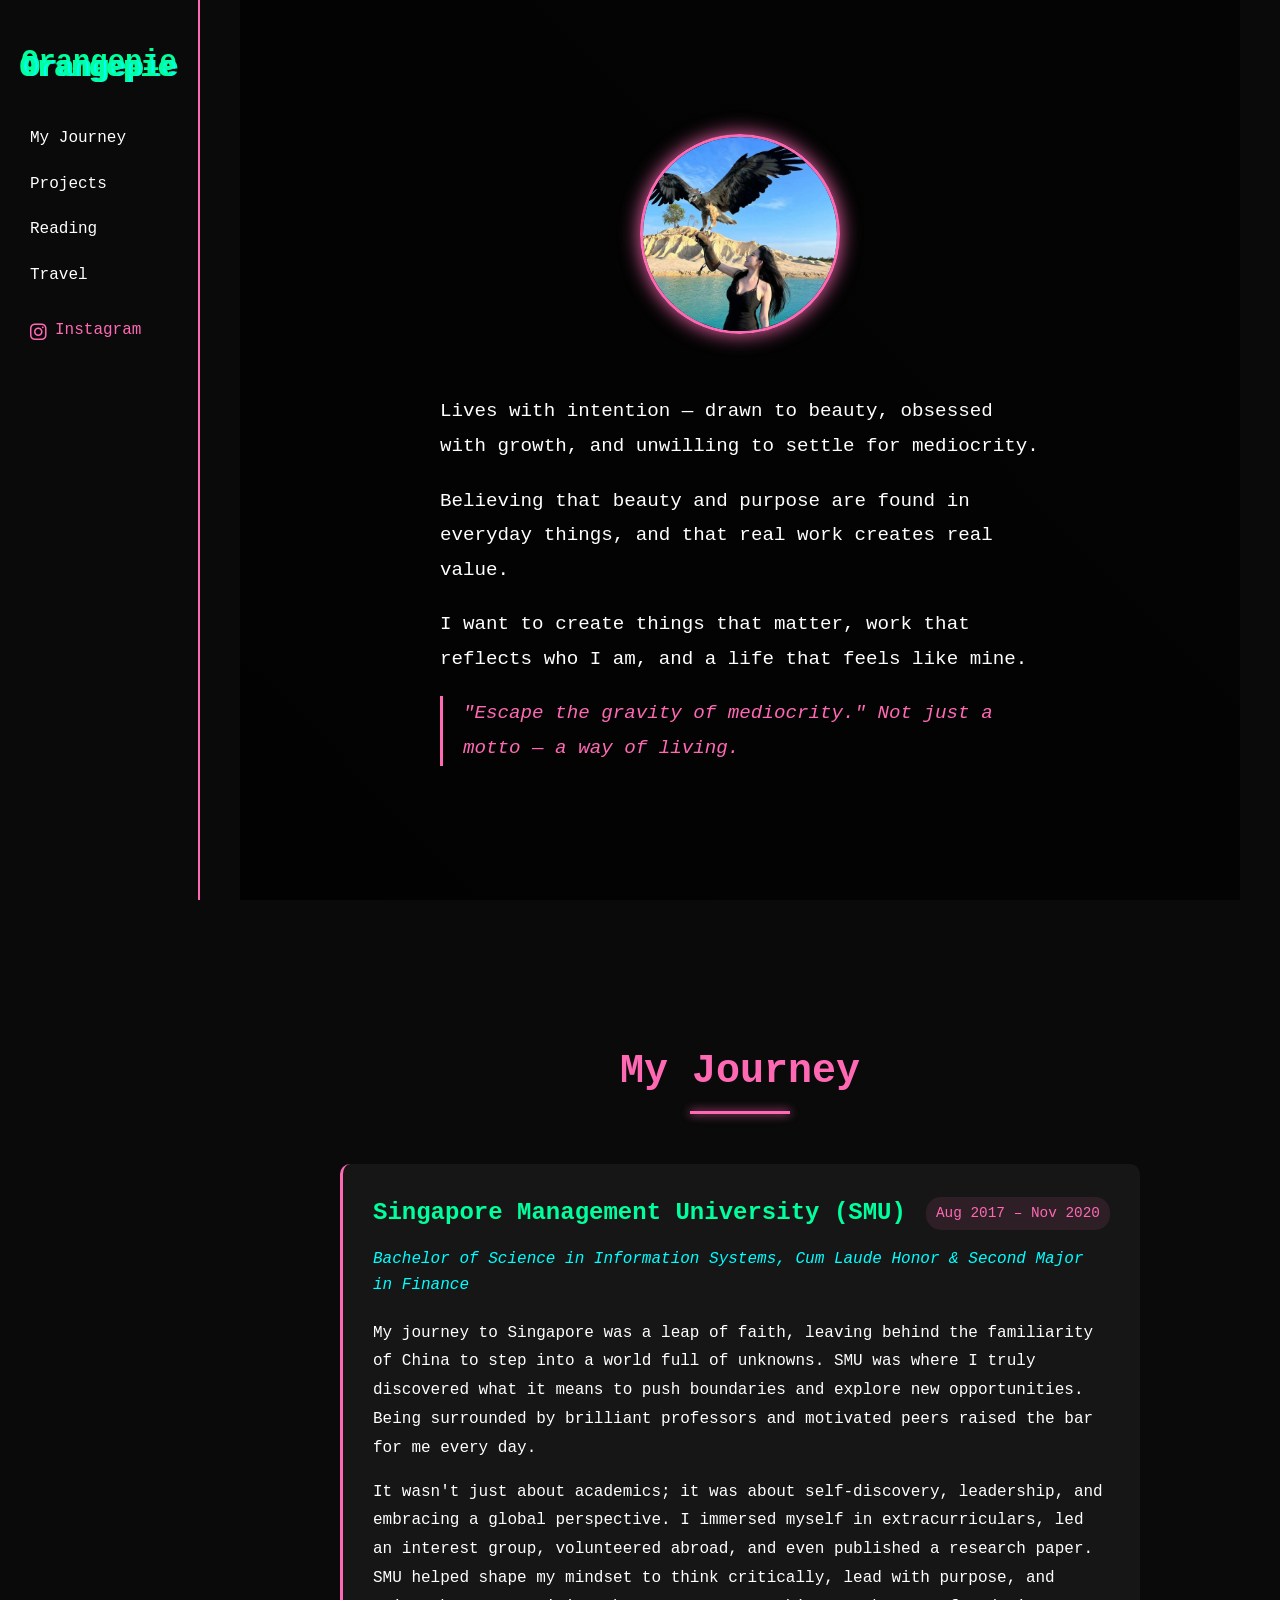
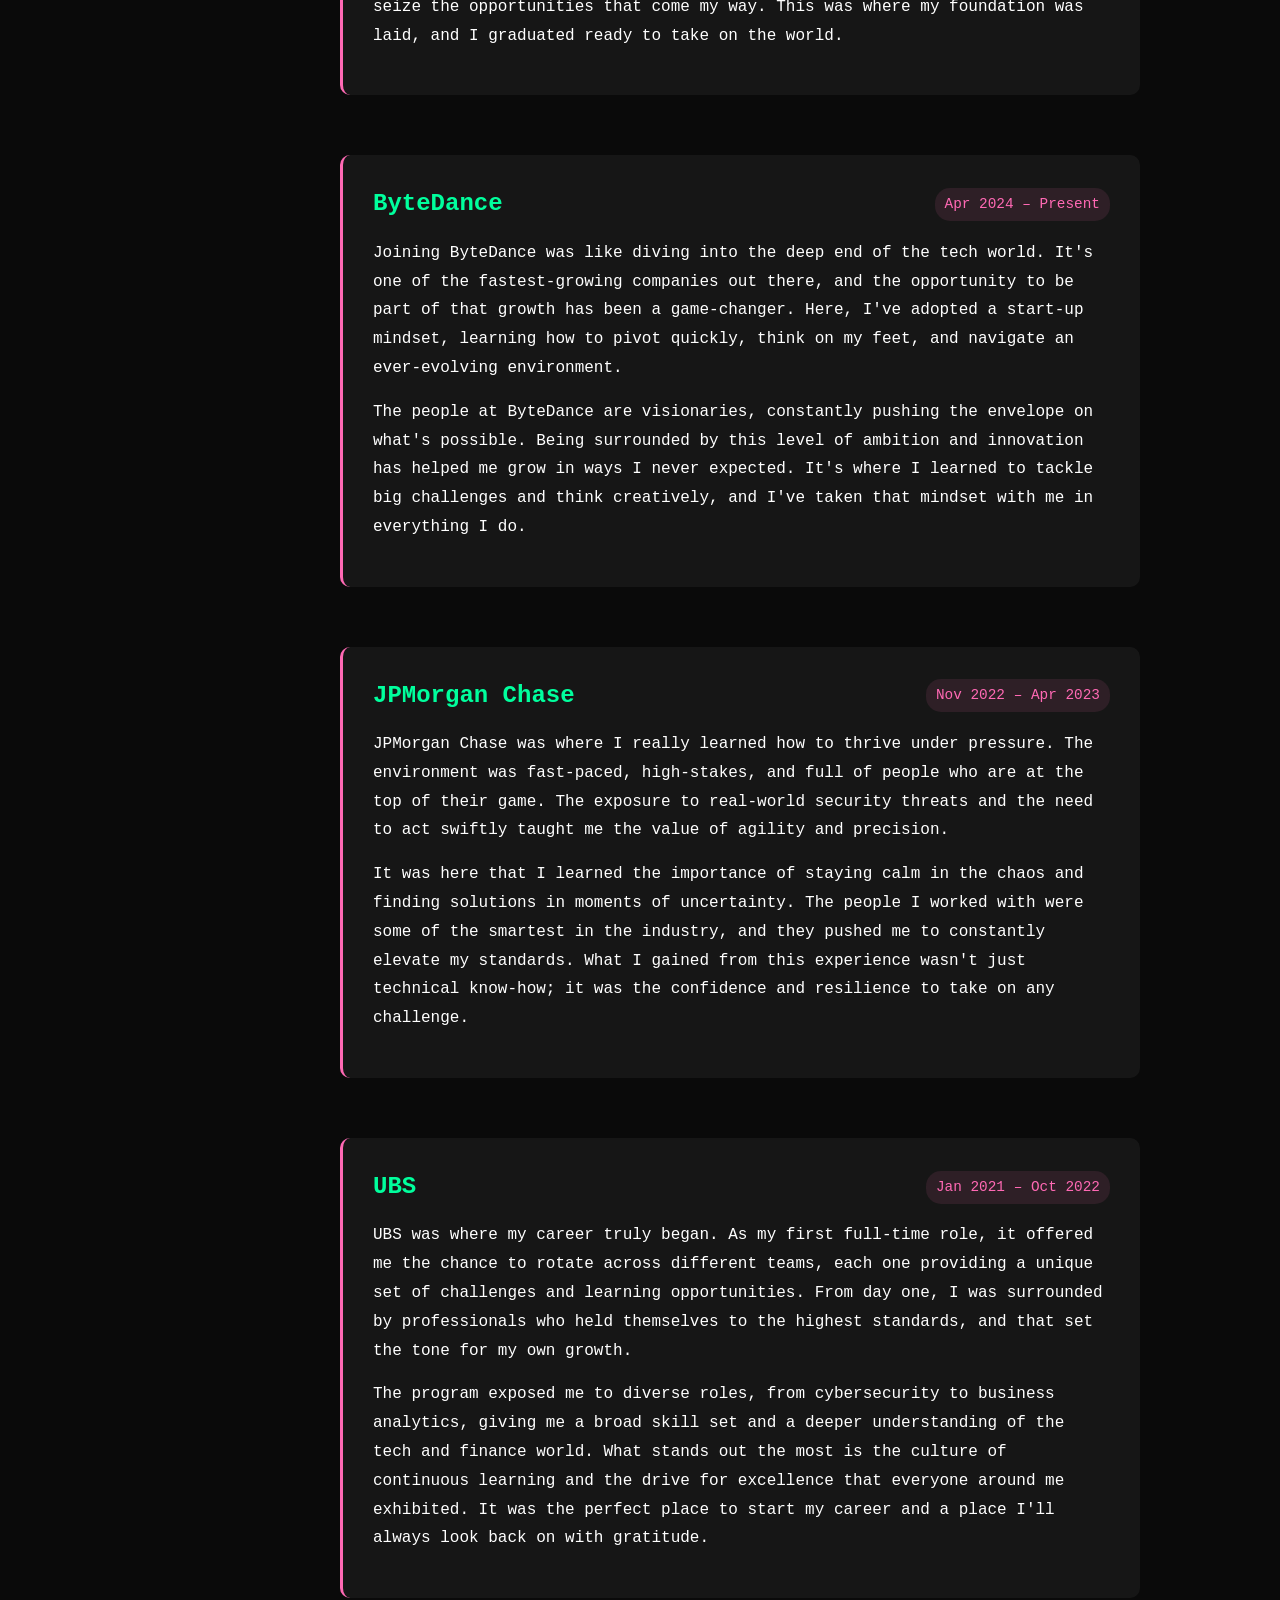
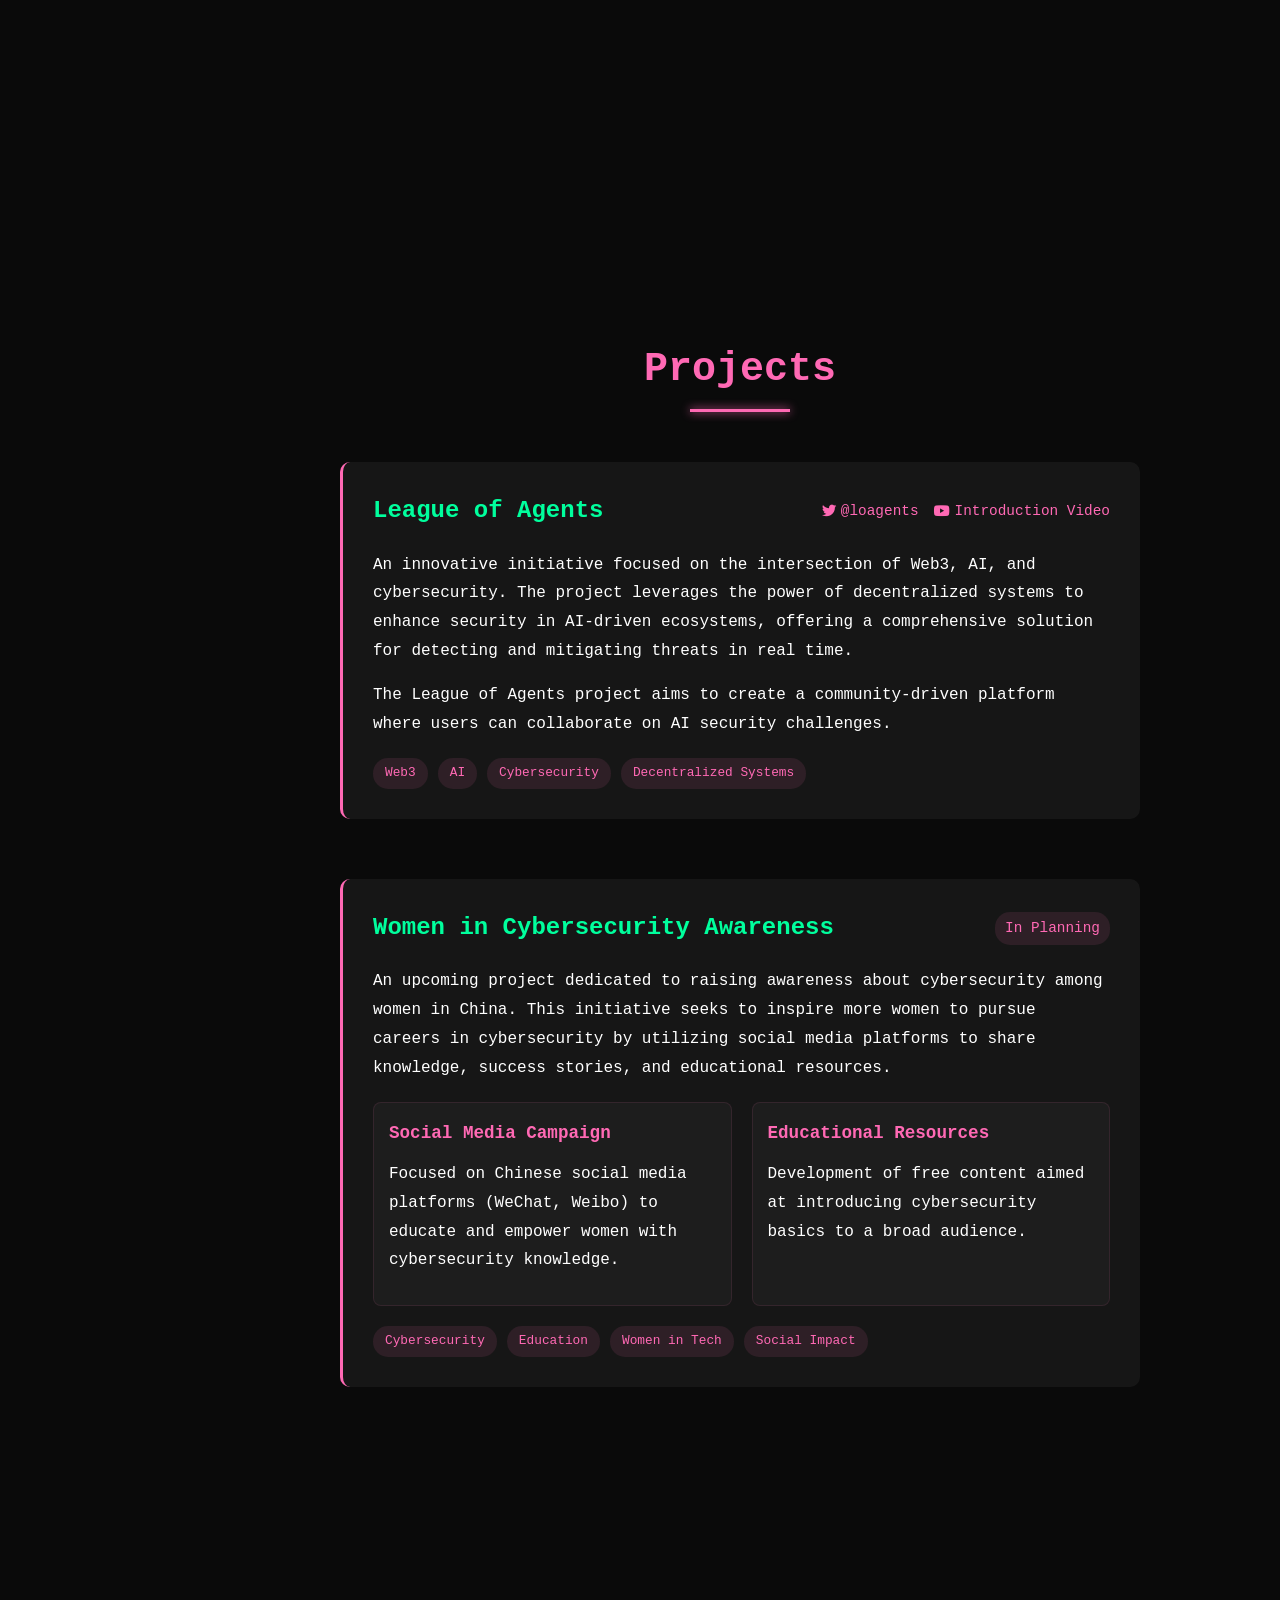
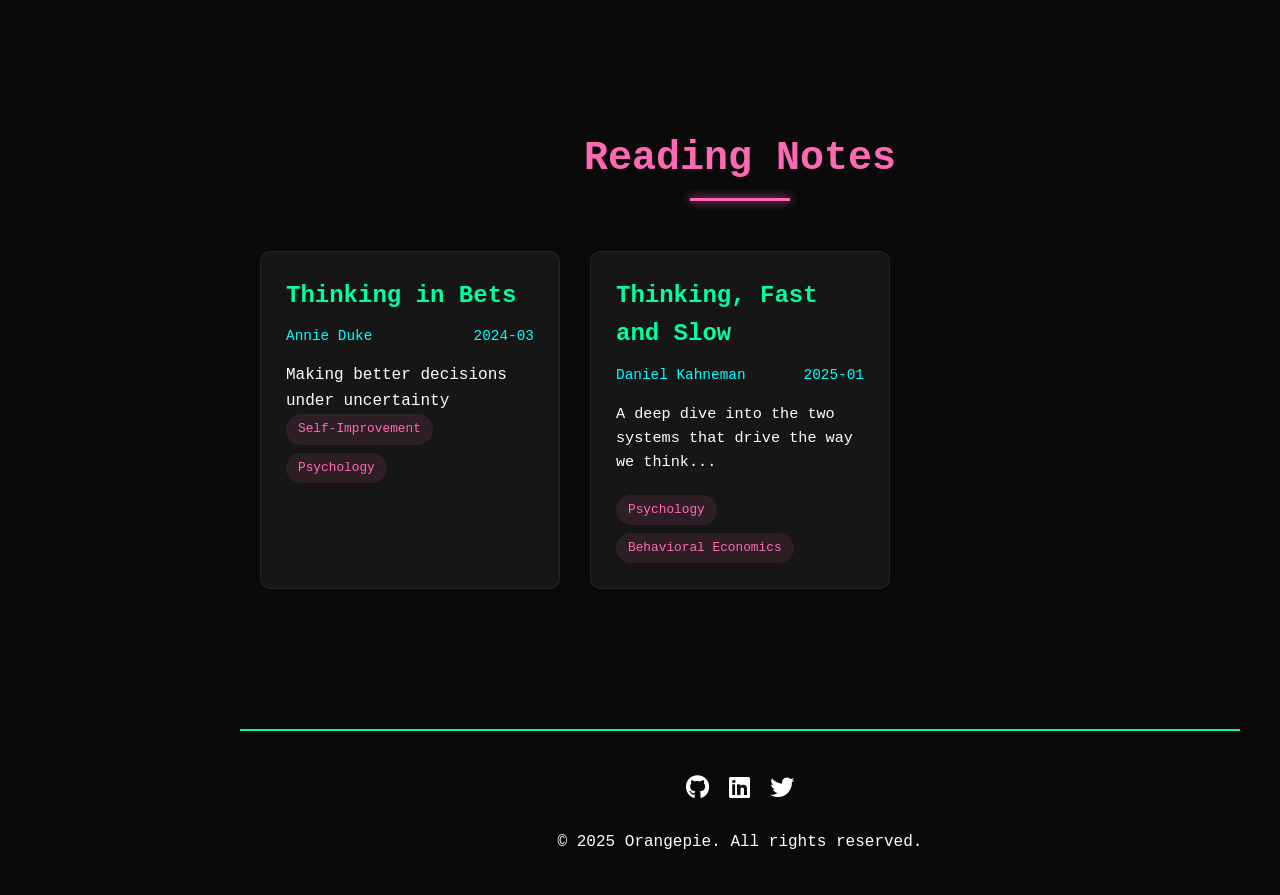
<file: index.html>
<!DOCTYPE html>
<html lang="zh-CN">
<head>
    <meta charset="UTF-8">
    <meta name="viewport" content="width=device-width, initial-scale=1.0">
    <title>Orangepie's World</title>
    <link rel="stylesheet" href="styles.css">
    <link rel="stylesheet" href="https://cdnjs.cloudflare.com/ajax/libs/font-awesome/6.0.0/css/all.min.css">
</head>
<body>
    <div class="cyber-container">
        <!-- 导航栏 -->
        <nav class="cyber-nav">
            <div class="nav-brand">
                <span class="glitch" data-text="Orangepie">Orangepie</span>
            </div>
            <ul class="nav-links">
                <!-- <li><a href="#about">About Me</a></li> -->
                <li><a href="#experience">My Journey</a></li>
                <li><a href="#projects">Projects</a></li>
                <li><a href="#reading">Reading</a></li>
                <li><a href="#travel">Travel</a></li>
                <li><a href="https://www.instagram.com/chelsea_sleepy/?hl=en" target="_blank" class="instagram-link"><i class="fab fa-instagram"></i> Instagram</a></li>
            </ul>
        </nav>

        <!-- 主内容区 -->
        <main>
            <!-- 英雄区域 -->
            <section id="hero" class="hero-section">
                <div class="hero-content">
                    <img src="img/profile.jpeg" alt="Profile Photo" class="profile-image">
                    <div class="hero-text">
                        <p>Lives with intention — drawn to beauty, obsessed with growth, and unwilling to settle for mediocrity.</p>
                        <p>Believing that beauty and purpose are found in everyday things, and that real work creates real value.</p>
                        <p>I want to create things that matter, work that reflects who I am, and a life that feels like mine.</p>
                        <div class="quote">
                            "Escape the gravity of mediocrity." Not just a motto — a way of living.
                        </div>
                    </div>
                </div>
            </section>

            <!-- 工作经历 -->
            <section id="experience" class="section">
                <div class="experience-container">
                    <h2>My Journey</h2>
                    
                    <!-- 教育经历 -->
                    <div class="experience-block">
                        <div class="experience-header">
                            <h3>Singapore Management University (SMU)</h3>
                            <span class="experience-date">Aug 2017 – Nov 2020</span>
                        </div>
                        <div class="experience-subtitle">
                            Bachelor of Science in Information Systems, Cum Laude Honor & Second Major in Finance
                        </div>
                        <div class="experience-content">
                            <p>My journey to Singapore was a leap of faith, leaving behind the familiarity of China to step into a world full of unknowns. SMU was where I truly discovered what it means to push boundaries and explore new opportunities. Being surrounded by brilliant professors and motivated peers raised the bar for me every day.</p>
                            <p>It wasn't just about academics; it was about self-discovery, leadership, and embracing a global perspective. I immersed myself in extracurriculars, led an interest group, volunteered abroad, and even published a research paper. SMU helped shape my mindset to think critically, lead with purpose, and seize the opportunities that come my way. This was where my foundation was laid, and I graduated ready to take on the world.</p>
                        </div>
                    </div>

                    <!-- 工作经历 -->
                    <div class="experience-block">
                        <div class="experience-header">
                            <h3>ByteDance</h3>
                            <span class="experience-date">Apr 2024 – Present</span>
                        </div>
                        <div class="experience-content">
                            <p>Joining ByteDance was like diving into the deep end of the tech world. It's one of the fastest-growing companies out there, and the opportunity to be part of that growth has been a game-changer. Here, I've adopted a start-up mindset, learning how to pivot quickly, think on my feet, and navigate an ever-evolving environment.</p>
                            <p>The people at ByteDance are visionaries, constantly pushing the envelope on what's possible. Being surrounded by this level of ambition and innovation has helped me grow in ways I never expected. It's where I learned to tackle big challenges and think creatively, and I've taken that mindset with me in everything I do.</p>
                        </div>
                    </div>

                    <div class="experience-block">
                        <div class="experience-header">
                            <h3>JPMorgan Chase</h3>
                            <span class="experience-date">Nov 2022 – Apr 2023</span>
                        </div>
                        <div class="experience-content">
                            <p>JPMorgan Chase was where I really learned how to thrive under pressure. The environment was fast-paced, high-stakes, and full of people who are at the top of their game. The exposure to real-world security threats and the need to act swiftly taught me the value of agility and precision.</p>
                            <p>It was here that I learned the importance of staying calm in the chaos and finding solutions in moments of uncertainty. The people I worked with were some of the smartest in the industry, and they pushed me to constantly elevate my standards. What I gained from this experience wasn't just technical know-how; it was the confidence and resilience to take on any challenge.</p>
                        </div>
                    </div>

                    <div class="experience-block">
                        <div class="experience-header">
                            <h3>UBS</h3>
                            <span class="experience-date">Jan 2021 – Oct 2022</span>
                        </div>
                        <div class="experience-content">
                            <p>UBS was where my career truly began. As my first full-time role, it offered me the chance to rotate across different teams, each one providing a unique set of challenges and learning opportunities. From day one, I was surrounded by professionals who held themselves to the highest standards, and that set the tone for my own growth.</p>
                            <p>The program exposed me to diverse roles, from cybersecurity to business analytics, giving me a broad skill set and a deeper understanding of the tech and finance world. What stands out the most is the culture of continuous learning and the drive for excellence that everyone around me exhibited. It was the perfect place to start my career and a place I'll always look back on with gratitude.</p>
                        </div>
                    </div>
                </div>
            </section>

            <section id="projects" class="section">
                <div class="projects-container">
                    <h2>Projects</h2>
                    
                    <!-- League of Agents -->
                    <div class="project-block">
                        <div class="project-header">
                            <h3>League of Agents</h3>
                            <div class="project-links">
                                <a href="https://x.com/loagents" target="_blank" class="project-link">
                                    <i class="fab fa-twitter"></i> @loagents
                                </a>
                                <a href="https://www.youtube.com/watch?v=n2k2xqmK9SA" target="_blank" class="project-link">
                                    <i class="fab fa-youtube"></i> Introduction Video
                                </a>
                            </div>
                        </div>
                        <div class="project-content">
                            <p>An innovative initiative focused on the intersection of Web3, AI, and cybersecurity. The project leverages the power of decentralized systems to enhance security in AI-driven ecosystems, offering a comprehensive solution for detecting and mitigating threats in real time.</p>
                            <p>The League of Agents project aims to create a community-driven platform where users can collaborate on AI security challenges.</p>
                        </div>
                        <div class="project-tags">
                            <span class="tag">Web3</span>
                            <span class="tag">AI</span>
                            <span class="tag">Cybersecurity</span>
                            <span class="tag">Decentralized Systems</span>
                        </div>
                    </div>

                    <!-- Women in Cybersecurity Awareness -->
                    <div class="project-block">
                        <div class="project-header">
                            <h3>Women in Cybersecurity Awareness</h3>
                            <div class="project-status">In Planning</div>
                        </div>
                        <div class="project-content">
                            <p>An upcoming project dedicated to raising awareness about cybersecurity among women in China. This initiative seeks to inspire more women to pursue careers in cybersecurity by utilizing social media platforms to share knowledge, success stories, and educational resources.</p>
                            <div class="project-features">
                                <div class="feature">
                                    <h4>Social Media Campaign</h4>
                                    <p>Focused on Chinese social media platforms (WeChat, Weibo) to educate and empower women with cybersecurity knowledge.</p>
                                </div>
                                <div class="feature">
                                    <h4>Educational Resources</h4>
                                    <p>Development of free content aimed at introducing cybersecurity basics to a broad audience.</p>
                                </div>
                            </div>
                        </div>
                        <div class="project-tags">
                            <span class="tag">Cybersecurity</span>
                            <span class="tag">Education</span>
                            <span class="tag">Women in Tech</span>
                            <span class="tag">Social Impact</span>
                        </div>
                    </div>
                </div>
            </section>

            <section id="reading" class="section">
                <div class="reading-container">
                    <h2>Reading Notes</h2>
                    <div class="reading-grid">
                        <!-- 读书笔记卡片 -->
                        <a href="reading/thinking_in_bets.html" class="reading-card">
                            <div class="reading-card-content">
                                <h3>Thinking in Bets </h3>
                                <div class="reading-meta">
                                    <span class="reading-author">Annie Duke</span>
                                    <span class="reading-date">2024-03</span>
                                </div>Making better decisions under uncertainty</p>
                                <div class="reading-tags">
                                    <span class="tag">Self-Improvement</span>
                                    <span class="tag">Psychology</span>
                                </div>
                            </div>
                        </a>

                        <a href="reading/thinking-fast-and-slow.html" class="reading-card">
                            <div class="reading-card-content">
                                <h3>Thinking, Fast and Slow</h3>
                                <div class="reading-meta">
                                    <span class="reading-author">Daniel Kahneman</span>
                                    <span class="reading-date">2025-01</span>
                                </div>
                                <p class="reading-excerpt">A deep dive into the two systems that drive the way we think...</p>
                                <div class="reading-tags">
                                    <span class="tag">Psychology</span>
                                    <span class="tag">Behavioral Economics</span>
                                </div>
                            </div>
                        </a>

                        <!-- 更多读书笔记卡片将在这里添加 -->
                    </div>
                </div>
            </section>

            <section id="travel" class="section" style="display: none;">
                <h2>旅行</h2>
                <div class="travel-gallery">
                    <!-- 旅行照片和故事将在这里添加 -->
                </div>
            </section>

            <section id="learning" class="section" style="display: none;">
                <h2>学习</h2>
                <div class="learning-content">
                    <!-- 学习内容和进度将在这里添加 -->
                </div>
            </section>
        </main>

        <!-- 页脚 -->
        <footer class="cyber-footer">
            <div class="social-links">
                <a href="#" class="social-link"><i class="fab fa-github"></i></a>
                <a href="#" class="social-link"><i class="fab fa-linkedin"></i></a>
                <a href="#" class="social-link"><i class="fab fa-twitter"></i></a>
            </div>
            <p>&copy; 2025 Orangepie. All rights reserved.</p>
        </footer>
    </div>
    <script src="script.js"></script>
</body>
</html>
</file>
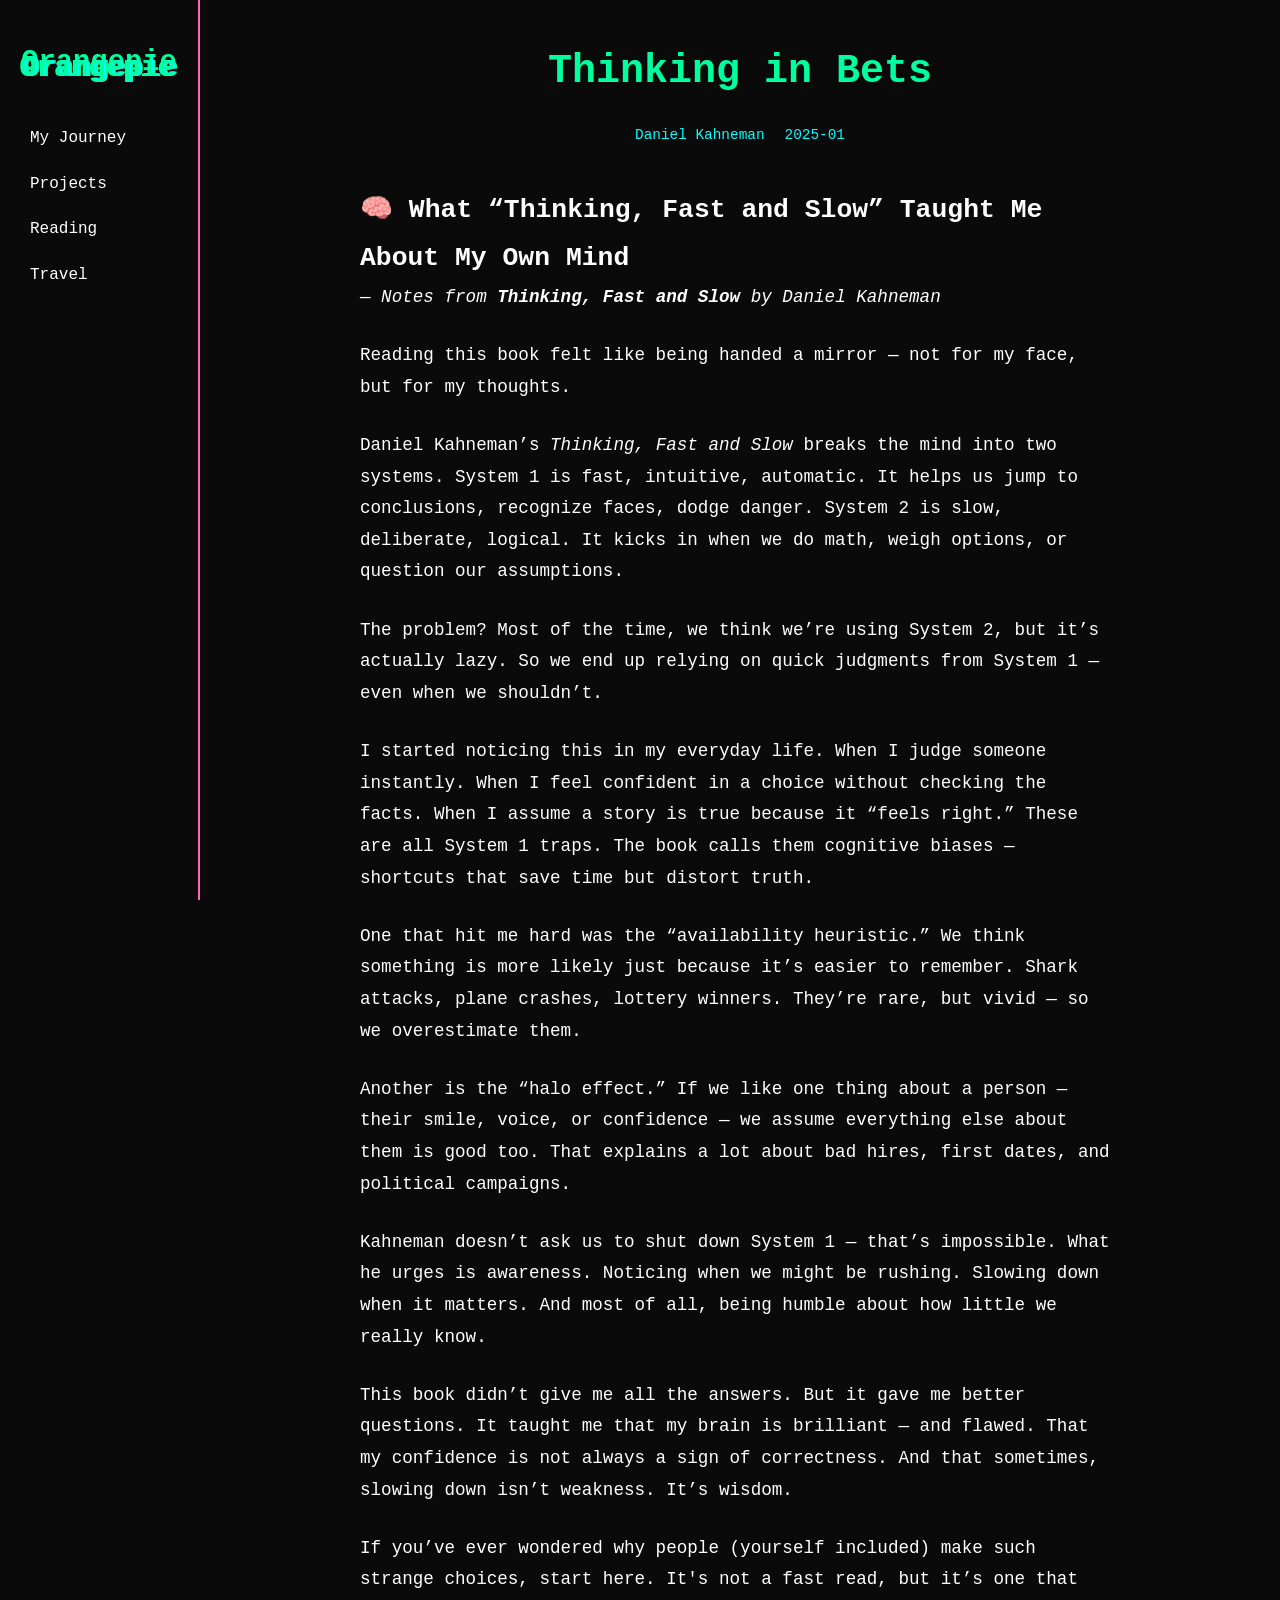
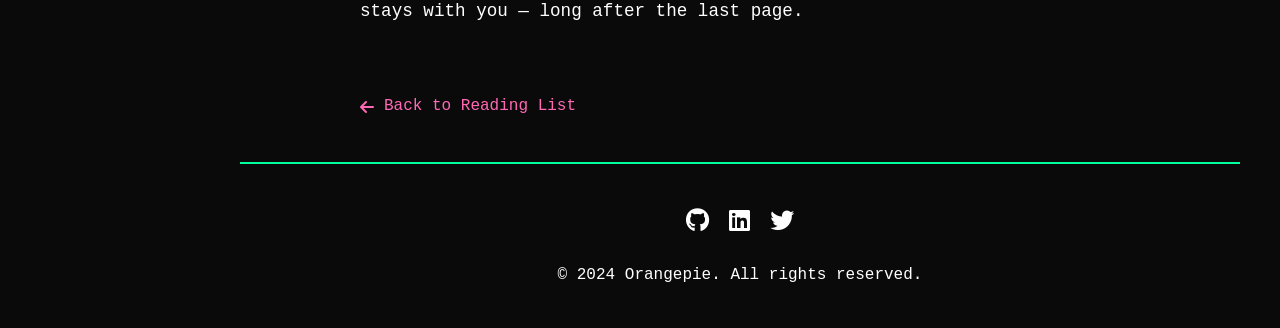
<file: reading/thinking-fast-and-slow.html>
<!DOCTYPE html>
<html lang="zh-CN">
<head>
    <meta charset="UTF-8">
    <meta name="viewport" content="width=device-width, initial-scale=1.0">
    <title>Thinking fast and slow</title>
    <link rel="stylesheet" href="../styles.css">
    <link rel="stylesheet" href="reading.css">
    <link rel="stylesheet" href="https://cdnjs.cloudflare.com/ajax/libs/font-awesome/6.0.0/css/all.min.css">
</head>
<body>
    <div class="cyber-container">
        <!-- 导航栏 -->
        <nav class="cyber-nav">
            <div class="nav-brand">
                <span class="glitch" data-text="Orangepie">Orangepie</span>
            </div>
            <ul class="nav-links">
                <li><a href="../index.html#experience">My Journey</a></li>
                <li><a href="../index.html#projects">Projects</a></li>
                <li><a href="../index.html#reading">Reading</a></li>
                <li><a href="../index.html#travel">Travel</a></li>
            </ul>
        </nav>

        <!-- 主内容区 -->
        <main>
            <article class="reading-article">
                <header class="reading-header">
                    <h1>Thinking in Bets</h1>
                    <div class="reading-meta">
                        <span class="reading-author">Daniel Kahneman</span>
                        <span class="reading-date">2025-01</span>
                    </div>
                </header>

                <div class="reading-content">
                    <!-- 在这里写你的读书笔记 -->
                 
                         
                    <h1>🧠 What “Thinking, Fast and Slow” Taught Me About My Own Mind</h1>
                    <p><em>— Notes from <strong>Thinking, Fast and Slow</strong> by Daniel Kahneman</em></p>
                  
                    <p>Reading this book felt like being handed a mirror — not for my face, but for my thoughts.</p>
                  
                    <p>Daniel Kahneman’s <em>Thinking, Fast and Slow</em> breaks the mind into two systems. System 1 is fast, intuitive, automatic. It helps us jump to conclusions, recognize faces, dodge danger. System 2 is slow, deliberate, logical. It kicks in when we do math, weigh options, or question our assumptions.</p>
                  
                    <p>The problem? Most of the time, we think we’re using System 2, but it’s actually lazy. So we end up relying on quick judgments from System 1 — even when we shouldn’t.</p>
                  
                    <p>I started noticing this in my everyday life. When I judge someone instantly. When I feel confident in a choice without checking the facts. When I assume a story is true because it “feels right.” These are all System 1 traps. The book calls them cognitive biases — shortcuts that save time but distort truth.</p>
                  
                    <p>One that hit me hard was the “availability heuristic.” We think something is more likely just because it’s easier to remember. Shark attacks, plane crashes, lottery winners. They’re rare, but vivid — so we overestimate them.</p>
                  
                    <p>Another is the “halo effect.” If we like one thing about a person — their smile, voice, or confidence — we assume everything else about them is good too. That explains a lot about bad hires, first dates, and political campaigns.</p>
                  
                    <p>Kahneman doesn’t ask us to shut down System 1 — that’s impossible. What he urges is awareness. Noticing when we might be rushing. Slowing down when it matters. And most of all, being humble about how little we really know.</p>
                  
                    <p>This book didn’t give me all the answers. But it gave me better questions. It taught me that my brain is brilliant — and flawed. That my confidence is not always a sign of correctness. And that sometimes, slowing down isn’t weakness. It’s wisdom.</p>
                  
                    <p>If you’ve ever wondered why people (yourself included) make such strange choices, start here. It's not a fast read, but it’s one that stays with you — long after the last page.</p>


                </div>

                <footer class="reading-footer">
                    <a href="../index.html#reading" class="back-to-reading">
                        <i class="fas fa-arrow-left"></i> Back to Reading List
                    </a>
                </footer>
            </article>
        </main>

        <!-- 页脚 -->
        <footer class="cyber-footer">
            <div class="social-links">
                <a href="#" class="social-link"><i class="fab fa-github"></i></a>
                <a href="#" class="social-link"><i class="fab fa-linkedin"></i></a>
                <a href="#" class="social-link"><i class="fab fa-twitter"></i></a>
            </div>
            <p>&copy; 2024 Orangepie. All rights reserved.</p>
        </footer>
    </div>
    <script src="../script.js"></script>
</body>
</html>
</file>
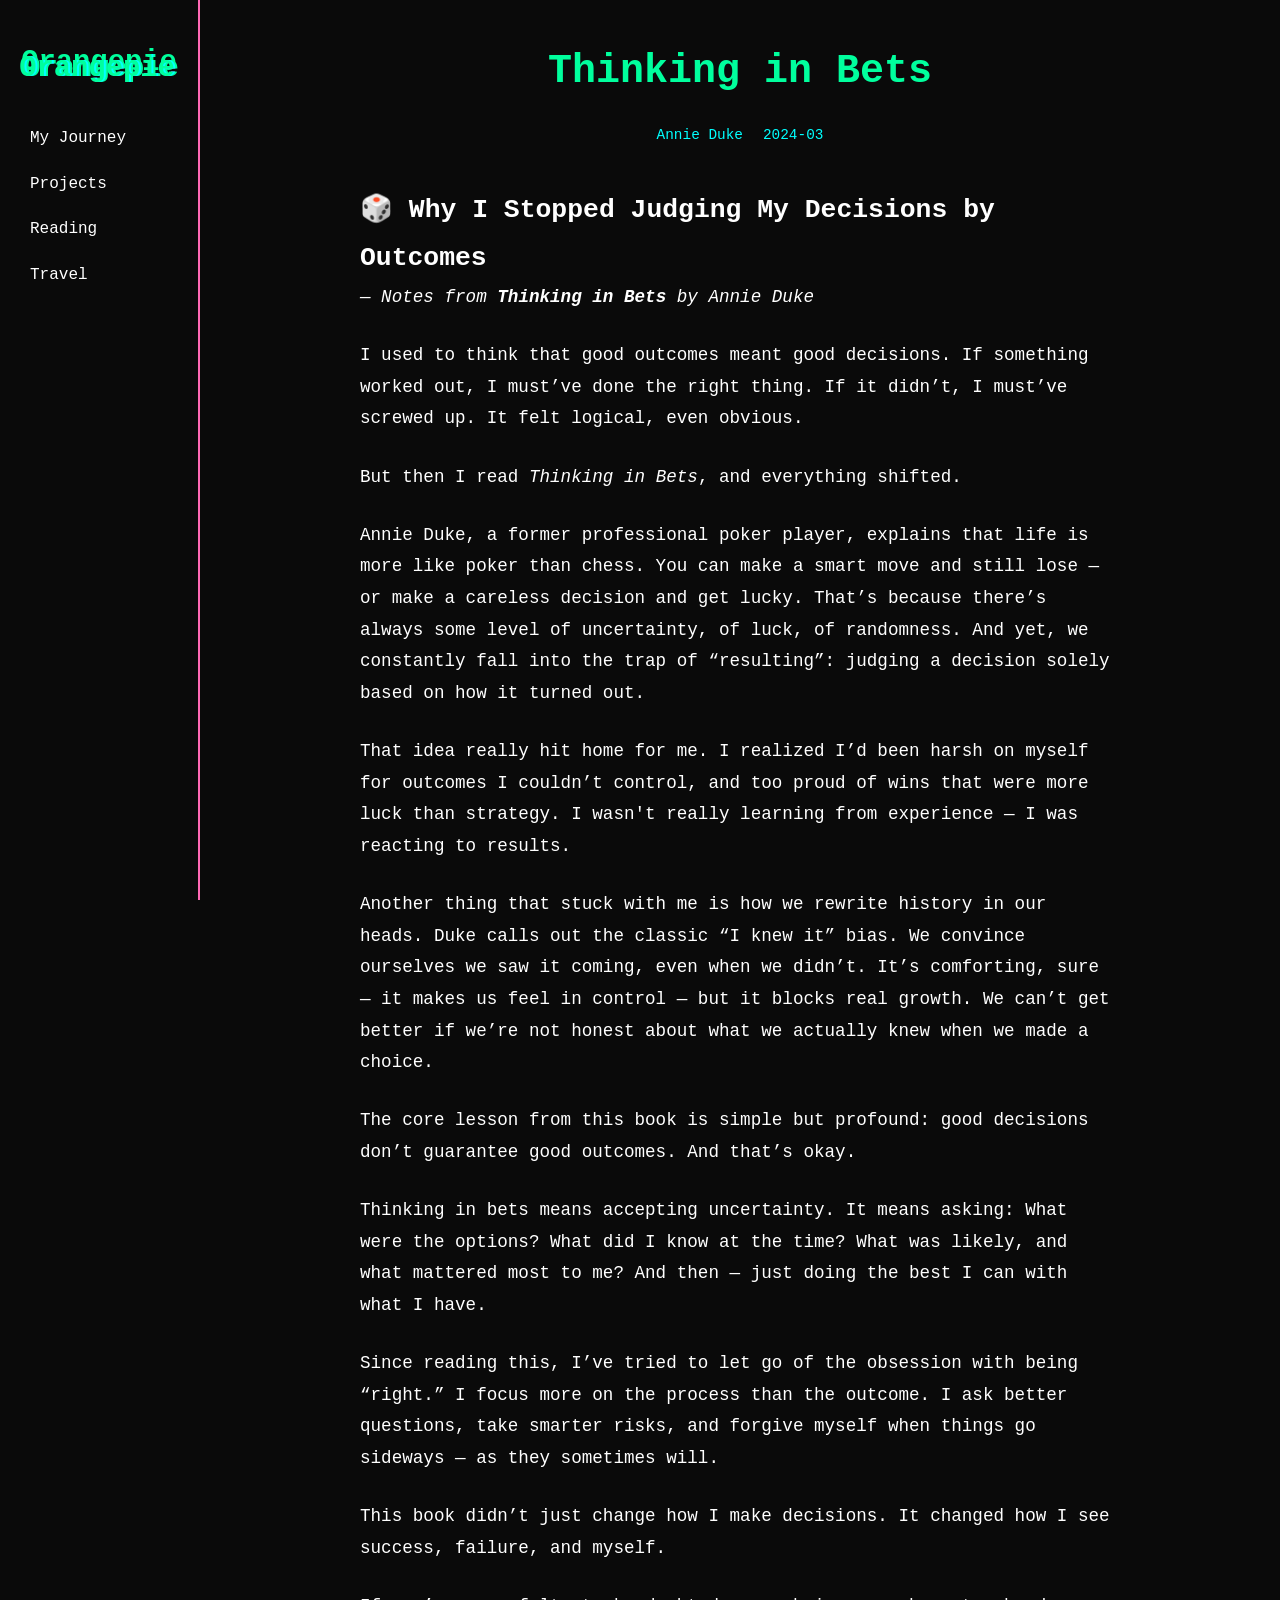
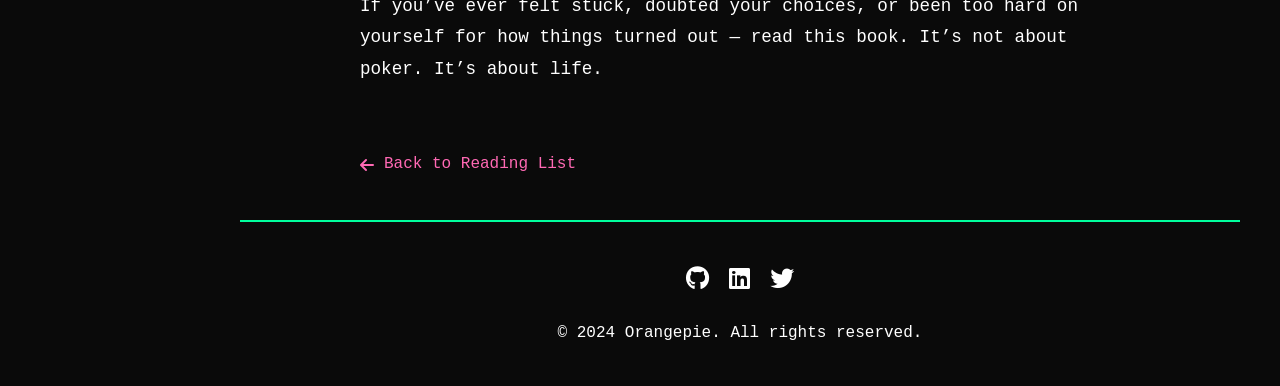
<file: reading/thinking_in_bets.html>
<!DOCTYPE html>
<html lang="zh-CN">
<head>
    <meta charset="UTF-8">
    <meta name="viewport" content="width=device-width, initial-scale=1.0">
    <title>Thinking in Bets</title>
    <link rel="stylesheet" href="../styles.css">
    <link rel="stylesheet" href="reading.css">
    <link rel="stylesheet" href="https://cdnjs.cloudflare.com/ajax/libs/font-awesome/6.0.0/css/all.min.css">
</head>
<body>
    <div class="cyber-container">
        <!-- 导航栏 -->
        <nav class="cyber-nav">
            <div class="nav-brand">
                <span class="glitch" data-text="Orangepie">Orangepie</span>
            </div>
            <ul class="nav-links">
                <li><a href="../index.html#experience">My Journey</a></li>
                <li><a href="../index.html#projects">Projects</a></li>
                <li><a href="../index.html#reading">Reading</a></li>
                <li><a href="../index.html#travel">Travel</a></li>
            </ul>
        </nav>

        <!-- 主内容区 -->
        <main>
            <article class="reading-article">
                <header class="reading-header">
                    <h1>Thinking in Bets</h1>
                    <div class="reading-meta">
                        <span class="reading-author">Annie Duke</span>
                        <span class="reading-date">2024-03</span>
                    </div>
                </header>

                <div class="reading-content">
                    <!-- 在这里写你的读书笔记 -->
                 
                            <h1>🎲 Why I Stopped Judging My Decisions by Outcomes</h1>
                            <p><em>— Notes from <strong>Thinking in Bets</strong> by Annie Duke</em></p>
                          
                            <p>I used to think that good outcomes meant good decisions. If something worked out, I must’ve done the right thing. If it didn’t, I must’ve screwed up. It felt logical, even obvious.</p>
                          
                            <p>But then I read <em>Thinking in Bets</em>, and everything shifted.</p>
                          
                            <p>Annie Duke, a former professional poker player, explains that life is more like poker than chess. You can make a smart move and still lose — or make a careless decision and get lucky. That’s because there’s always some level of uncertainty, of luck, of randomness. And yet, we constantly fall into the trap of “resulting”: judging a decision solely based on how it turned out.</p>
                          
                            <p>That idea really hit home for me. I realized I’d been harsh on myself for outcomes I couldn’t control, and too proud of wins that were more luck than strategy. I wasn't really learning from experience — I was reacting to results.</p>
                          
                            <p>Another thing that stuck with me is how we rewrite history in our heads. Duke calls out the classic “I knew it” bias. We convince ourselves we saw it coming, even when we didn’t. It’s comforting, sure — it makes us feel in control — but it blocks real growth. We can’t get better if we’re not honest about what we actually knew when we made a choice.</p>
                          
                            <p>The core lesson from this book is simple but profound: good decisions don’t guarantee good outcomes. And that’s okay.</p>
                          
                            <p>Thinking in bets means accepting uncertainty. It means asking: What were the options? What did I know at the time? What was likely, and what mattered most to me? And then — just doing the best I can with what I have.</p>
                          
                            <p>Since reading this, I’ve tried to let go of the obsession with being “right.” I focus more on the process than the outcome. I ask better questions, take smarter risks, and forgive myself when things go sideways — as they sometimes will.</p>
                          
                            <p>This book didn’t just change how I make decisions. It changed how I see success, failure, and myself.</p>
                          
                            <p>If you’ve ever felt stuck, doubted your choices, or been too hard on yourself for how things turned out — read this book. It’s not about poker. It’s about life.</p>
                          
                          


                </div>

                <footer class="reading-footer">
                    <a href="../index.html#reading" class="back-to-reading">
                        <i class="fas fa-arrow-left"></i> Back to Reading List
                    </a>
                </footer>
            </article>
        </main>

        <!-- 页脚 -->
        <footer class="cyber-footer">
            <div class="social-links">
                <a href="#" class="social-link"><i class="fab fa-github"></i></a>
                <a href="#" class="social-link"><i class="fab fa-linkedin"></i></a>
                <a href="#" class="social-link"><i class="fab fa-twitter"></i></a>
            </div>
            <p>&copy; 2024 Orangepie. All rights reserved.</p>
        </footer>
    </div>
    <script src="../script.js"></script>
</body>
</html>
</file>
<file: styles.css>
/* 全局样式 */
:root {
    --primary-color: #00ff9d;
    --secondary-color: #ff00ff;
    --pink-color: #ff69b4;
    --background-color: #0a0a0a;
    --text-color: #ffffff;
    --accent-color: #00ffff;
    --glow-color: rgba(0, 255, 157, 0.5);
}

* {
    margin: 0;
    padding: 0;
    box-sizing: border-box;
}

body {
    font-family: 'Courier New', monospace;
    background-color: var(--background-color);
    color: var(--text-color);
    line-height: 1.6;
}

.cyber-container {
    max-width: 1200px;
    margin: 0 auto;
    padding: 0 20px;
}

/* 导航栏样式 */
.cyber-nav {
    position: fixed;
    left: 0;
    top: 0;
    height: 100vh;
    width: 200px;
    background-color: rgba(10, 10, 10, 0.95);
    border-right: 2px solid var(--pink-color);
    display: flex;
    flex-direction: column;
    align-items: center;
    padding: 40px 0;
    z-index: 1000;
}

.nav-brand {
    font-size: 1.8rem;
    font-weight: bold;
    margin-bottom: 40px;
    text-align: center;
}

.nav-links {
    display: flex;
    flex-direction: column;
    list-style: none;
    gap: 20px;
    width: 100%;
    padding: 0 20px;
}

.nav-links a {
    color: var(--text-color);
    text-decoration: none;
    position: relative;
    padding: 10px;
    transition: all 0.3s ease;
}

.nav-links a:hover {
    color: var(--pink-color);
    transform: translateX(10px);
}

.nav-links a::before {
    content: '>';
    position: absolute;
    left: -20px;
    opacity: 0;
    transition: all 0.3s ease;
}

.nav-links a:hover::before {
    opacity: 1;
    left: -15px;
}

.nav-links .instagram-link {
    display: flex;
    align-items: center;
    gap: 8px;
    color: var(--pink-color);
    text-decoration: none;
    transition: color 0.3s ease;
}

.nav-links .instagram-link:hover {
    color: var(--accent-color);
}

.nav-links .instagram-link i {
    font-size: 1.2em;
}

/* 主内容区域调整 */
.cyber-container {
    margin-left: 200px;
    padding: 0 40px;
}

/* 英雄区域样式 */
.hero-section {
    height: 100vh;
    display: flex;
    align-items: center;
    justify-content: center;
    text-align: center;
    background: linear-gradient(45deg, rgba(0, 0, 0, 0.8), rgba(0, 0, 0, 0.6));
    position: relative;
    overflow: hidden;
}

.hero-content {
    max-width: 800px;
    display: flex;
    flex-direction: column;
    align-items: center;
    gap: 40px;
}

.profile-image {
    width: 200px;
    height: 200px;
    border-radius: 50%;
    border: 3px solid var(--pink-color);
    box-shadow: 0 0 20px var(--pink-color);
    margin-bottom: 20px;
    object-fit: cover;
}

.hero-text {
    font-size: 1.2rem;
    line-height: 1.8;
    text-align: left;
    max-width: 600px;
}

.hero-text p {
    margin-bottom: 20px;
}

.quote {
    font-style: italic;
    color: var(--pink-color);
    border-left: 3px solid var(--pink-color);
    padding-left: 20px;
    margin-top: 20px;
}

/* 章节样式 */
.section {
    padding: 100px 0;
    position: relative;
}

.section h2 {
    font-size: 2.5rem;
    margin-bottom: 40px;
    color: var(--primary-color);
    text-align: center;
}

/* 页脚样式 */
.cyber-footer {
    padding: 40px 0;
    text-align: center;
    border-top: 2px solid var(--primary-color);
}

.social-links {
    display: flex;
    justify-content: center;
    gap: 20px;
    margin-bottom: 20px;
}

.social-link {
    color: var(--text-color);
    font-size: 1.5rem;
    transition: color 0.3s ease;
}

.social-link:hover {
    color: var(--primary-color);
}

/* 故障效果 */
.glitch {
    position: relative;
    color: var(--primary-color);
}

.glitch::before,
.glitch::after {
    content: attr(data-text);
    position: absolute;
    top: 0;
    left: 0;
    width: 100%;
    height: 100%;
}

.glitch::before {
    left: 2px;
    text-shadow: -2px 0 var(--secondary-color);
    animation: glitch-anim 3s infinite linear alternate-reverse;
}

.glitch::after {
    left: -2px;
    text-shadow: 2px 0 var(--accent-color);
    animation: glitch-anim 2s infinite linear alternate-reverse;
}

@keyframes glitch-anim {
    0% {
        clip-path: inset(20% 0 30% 0);
    }
    20% {
        clip-path: inset(50% 0 20% 0);
    }
    40% {
        clip-path: inset(30% 0 50% 0);
    }
    60% {
        clip-path: inset(10% 0 40% 0);
    }
    80% {
        clip-path: inset(40% 0 10% 0);
    }
    100% {
        clip-path: inset(10% 0 30% 0);
    }
}

/* 响应式设计 */
@media (max-width: 768px) {
    .cyber-nav {
        width: 100%;
        height: auto;
        position: fixed;
        top: 0;
        left: 0;
        flex-direction: row;
        padding: 10px;
        border-right: none;
        border-bottom: 2px solid var(--pink-color);
    }

    .nav-brand {
        margin-bottom: 0;
        margin-right: 20px;
    }

    .nav-links {
        flex-direction: row;
        justify-content: flex-end;
        padding: 0;
    }

    .cyber-container {
        margin-left: 0;
        margin-top: 60px;
    }

    .hero-content {
        padding: 20px;
    }

    .profile-image {
        width: 150px;
        height: 150px;
    }
}

/* 工作经验部分样式 */
.experience-container {
    max-width: 800px;
    margin: 0 auto;
    padding: 40px 0;
}

.experience-container h2 {
    text-align: center;
    margin-bottom: 60px;
    color: var(--pink-color);
    font-size: 2.5rem;
    position: relative;
}

.experience-container h2::after {
    content: '';
    position: absolute;
    bottom: -10px;
    left: 50%;
    transform: translateX(-50%);
    width: 100px;
    height: 3px;
    background: var(--pink-color);
    box-shadow: 0 0 10px var(--pink-color);
}

.experience-block {
    margin-bottom: 60px;
    padding: 30px;
    background: rgba(255, 255, 255, 0.05);
    border-radius: 10px;
    border-left: 3px solid var(--pink-color);
    transition: transform 0.3s ease, box-shadow 0.3s ease;
}

.experience-block:hover {
    transform: translateX(10px);
    box-shadow: 0 0 20px rgba(255, 105, 180, 0.2);
}

.experience-header {
    display: flex;
    justify-content: space-between;
    align-items: center;
    margin-bottom: 15px;
}

.experience-header h3 {
    color: var(--primary-color);
    font-size: 1.5rem;
    margin: 0;
}

.experience-date {
    color: var(--pink-color);
    font-size: 0.9rem;
    background: rgba(255, 105, 180, 0.1);
    padding: 5px 10px;
    border-radius: 15px;
}

.experience-subtitle {
    color: var(--accent-color);
    margin-bottom: 20px;
    font-style: italic;
}

.experience-content {
    color: var(--text-color);
    line-height: 1.8;
}

.experience-content p {
    margin-bottom: 15px;
}

/* 响应式设计 */
@media (max-width: 768px) {
    .experience-container {
        padding: 20px;
    }

    .experience-header {
        flex-direction: column;
        align-items: flex-start;
        gap: 10px;
    }

    .experience-block {
        padding: 20px;
    }

    .experience-container h2 {
        font-size: 2rem;
        margin-bottom: 40px;
    }
}

/* 项目部分样式 */
.projects-container {
    max-width: 800px;
    margin: 0 auto;
    padding: 40px 0;
}

.projects-container h2 {
    text-align: center;
    margin-bottom: 60px;
    color: var(--pink-color);
    font-size: 2.5rem;
    position: relative;
}

.projects-container h2::after {
    content: '';
    position: absolute;
    bottom: -10px;
    left: 50%;
    transform: translateX(-50%);
    width: 100px;
    height: 3px;
    background: var(--pink-color);
    box-shadow: 0 0 10px var(--pink-color);
}

.project-block {
    margin-bottom: 60px;
    padding: 30px;
    background: rgba(255, 255, 255, 0.05);
    border-radius: 10px;
    border-left: 3px solid var(--pink-color);
    transition: transform 0.3s ease, box-shadow 0.3s ease;
}

.project-block:hover {
    transform: translateX(10px);
    box-shadow: 0 0 20px rgba(255, 105, 180, 0.2);
}

.project-header {
    display: flex;
    justify-content: space-between;
    align-items: center;
    margin-bottom: 20px;
}

.project-header h3 {
    color: var(--primary-color);
    font-size: 1.5rem;
    margin: 0;
}

.project-links {
    display: flex;
    gap: 15px;
}

.project-link {
    color: var(--pink-color);
    text-decoration: none;
    font-size: 0.9rem;
    display: flex;
    align-items: center;
    gap: 5px;
    transition: color 0.3s ease;
}

.project-link:hover {
    color: var(--accent-color);
}

.project-status {
    color: var(--pink-color);
    font-size: 0.9rem;
    background: rgba(255, 105, 180, 0.1);
    padding: 5px 10px;
    border-radius: 15px;
}

.project-content {
    color: var(--text-color);
    line-height: 1.8;
    margin-bottom: 20px;
}

.project-content p {
    margin-bottom: 15px;
}

.project-features {
    display: grid;
    grid-template-columns: repeat(auto-fit, minmax(250px, 1fr));
    gap: 20px;
    margin-top: 20px;
}

.feature {
    background: rgba(255, 255, 255, 0.03);
    padding: 15px;
    border-radius: 8px;
    border: 1px solid rgba(255, 105, 180, 0.1);
}

.feature h4 {
    color: var(--pink-color);
    margin-bottom: 10px;
    font-size: 1.1rem;
}

.project-tags {
    display: flex;
    flex-wrap: wrap;
    gap: 10px;
    margin-top: 20px;
}

.tag {
    background: rgba(255, 105, 180, 0.1);
    color: var(--pink-color);
    padding: 5px 12px;
    border-radius: 15px;
    font-size: 0.8rem;
    transition: all 0.3s ease;
}

.tag:hover {
    background: var(--pink-color);
    color: var(--background-color);
    transform: translateY(-2px);
}

/* 响应式设计 */
@media (max-width: 768px) {
    .projects-container {
        padding: 20px;
    }

    .project-header {
        flex-direction: column;
        align-items: flex-start;
        gap: 10px;
    }

    .project-links {
        flex-direction: column;
        width: 100%;
    }

    .project-block {
        padding: 20px;
    }

    .projects-container h2 {
        font-size: 2rem;
        margin-bottom: 40px;
    }

    .project-features {
        grid-template-columns: 1fr;
    }
}

/* 读书笔记部分样式 */
.reading-container {
    max-width: 1200px;
    margin: 0 auto;
    padding: 40px 0;
}

.reading-container h2 {
    text-align: center;
    margin-bottom: 60px;
    color: var(--pink-color);
    font-size: 2.5rem;
    position: relative;
}

.reading-container h2::after {
    content: '';
    position: absolute;
    bottom: -10px;
    left: 50%;
    transform: translateX(-50%);
    width: 100px;
    height: 3px;
    background: var(--pink-color);
    box-shadow: 0 0 10px var(--pink-color);
}

.reading-grid {
    display: grid;
    grid-template-columns: repeat(auto-fill, minmax(300px, 1fr));
    gap: 30px;
    padding: 0 20px;
}

.reading-card {
    text-decoration: none;
    color: var(--text-color);
    background: rgba(255, 255, 255, 0.05);
    border-radius: 10px;
    overflow: hidden;
    transition: transform 0.3s ease, box-shadow 0.3s ease;
    border: 1px solid rgba(255, 105, 180, 0.1);
}

.reading-card:hover {
    transform: translateY(-5px);
    box-shadow: 0 5px 20px rgba(255, 105, 180, 0.2);
}

.reading-card-content {
    padding: 25px;
}

.reading-card h3 {
    color: var(--primary-color);
    font-size: 1.5rem;
    margin-bottom: 10px;
    transition: color 0.3s ease;
}

.reading-card:hover h3 {
    color: var(--pink-color);
}

.reading-meta {
    display: flex;
    justify-content: space-between;
    margin-bottom: 15px;
    font-size: 0.9rem;
    color: var(--accent-color);
}

.reading-excerpt {
    color: var(--text-color);
    line-height: 1.6;
    margin-bottom: 20px;
    font-size: 0.95rem;
}

.reading-tags {
    display: flex;
    flex-wrap: wrap;
    gap: 8px;
}

/* 响应式设计 */
@media (max-width: 768px) {
    .reading-grid {
        grid-template-columns: 1fr;
        padding: 0 15px;
    }

    .reading-container h2 {
        font-size: 2rem;
        margin-bottom: 40px;
    }
}
</file>
<file: reading/reading.css>
/* 读书笔记页面样式 */
.reading-article {
    max-width: 800px;
    margin: 0 auto;
    padding: 40px 20px;
}

.reading-header {
    text-align: center;
    margin-bottom: 40px;
}

.reading-header h1 {
    color: var(--primary-color);
    font-size: 2.5rem;
    margin-bottom: 20px;
}

.reading-meta {
    display: flex;
    justify-content: center;
    gap: 20px;
    margin-bottom: 20px;
    color: var(--accent-color);
}

.reading-content {
    line-height: 1.8;
    font-size: 1.1rem;
}

.reading-content p {
    margin-bottom: 1.5em;
}

.reading-content h2 {
    color: var(--pink-color);
    font-size: 1.8rem;
    margin: 2em 0 1em;
}

.reading-content h3 {
    color: var(--primary-color);
    font-size: 1.5rem;
    margin: 1.5em 0 1em;
}

.reading-content ul,
.reading-content ol {
    margin: 1em 0;
    padding-left: 2em;
}

.reading-content li {
    margin-bottom: 0.5em;
}

.reading-content blockquote {
    background: rgba(255, 255, 255, 0.05);
    border-left: 3px solid var(--pink-color);
    padding: 20px;
    margin: 1.5em 0;
    font-style: italic;
}

.back-to-reading {
    display: inline-flex;
    align-items: center;
    gap: 10px;
    color: var(--pink-color);
    text-decoration: none;
    margin-top: 40px;
    transition: color 0.3s ease;
}

.back-to-reading:hover {
    color: var(--accent-color);
}

.instagram-link {
    display: inline-flex;
    align-items: center;
    gap: 8px;
    color: var(--pink-color);
    text-decoration: none;
    margin-top: 20px;
    transition: color 0.3s ease;
}

.instagram-link:hover {
    color: var(--accent-color);
}

.instagram-link::before {
    content: "";
    display: inline-block;
    width: 20px;
    height: 20px;
    background-image: url("data:image/svg+xml,%3Csvg xmlns='http://www.w3.org/2000/svg' viewBox='0 0 24 24' fill='%23FF69B4'%3E%3Cpath d='M12 2.163c3.204 0 3.584.012 4.85.07 3.252.148 4.771 1.691 4.919 4.919.058 1.265.069 1.645.069 4.849 0 3.205-.012 3.584-.069 4.849-.149 3.225-1.664 4.771-4.919 4.919-1.266.058-1.644.07-4.85.07-3.204 0-3.584-.012-4.849-.07-3.26-.149-4.771-1.699-4.919-4.92-.058-1.265-.07-1.644-.07-4.849 0-3.204.013-3.583.07-4.849.149-3.227 1.664-4.771 4.919-4.919 1.266-.057 1.645-.069 4.849-.069zm0-2.163c-3.259 0-3.667.014-4.947.072-4.358.2-6.78 2.618-6.98 6.98-.059 1.281-.073 1.689-.073 4.948 0 3.259.014 3.668.072 4.948.2 4.358 2.618 6.78 6.98 6.98 1.281.058 1.689.072 4.948.072 3.259 0 3.668-.014 4.948-.072 4.354-.2 6.782-2.618 6.979-6.98.059-1.28.073-1.689.073-4.948 0-3.259-.014-3.667-.072-4.947-.196-4.354-2.617-6.78-6.979-6.98-1.281-.059-1.69-.073-4.949-.073zm0 5.838c-3.403 0-6.162 2.759-6.162 6.162s2.759 6.163 6.162 6.163 6.162-2.759 6.162-6.163c0-3.403-2.759-6.162-6.162-6.162zm0 10.162c-2.209 0-4-1.79-4-4 0-2.209 1.791-4 4-4s4 1.791 4 4c0 2.21-1.791 4-4 4zm6.406-11.845c-.796 0-1.441.645-1.441 1.44s.645 1.44 1.441 1.44c.795 0 1.439-.645 1.439-1.44s-.644-1.44-1.439-1.44z'/%3E%3C/svg%3E");
    background-size: contain;
    background-repeat: no-repeat;
}

/* 响应式设计 */
@media (max-width: 768px) {
    .reading-article {
        padding: 20px;
    }

    .reading-header h1 {
        font-size: 2rem;
    }

    .reading-content {
        font-size: 1rem;
    }

    .reading-content h2 {
        font-size: 1.5rem;
    }
}
</file>
